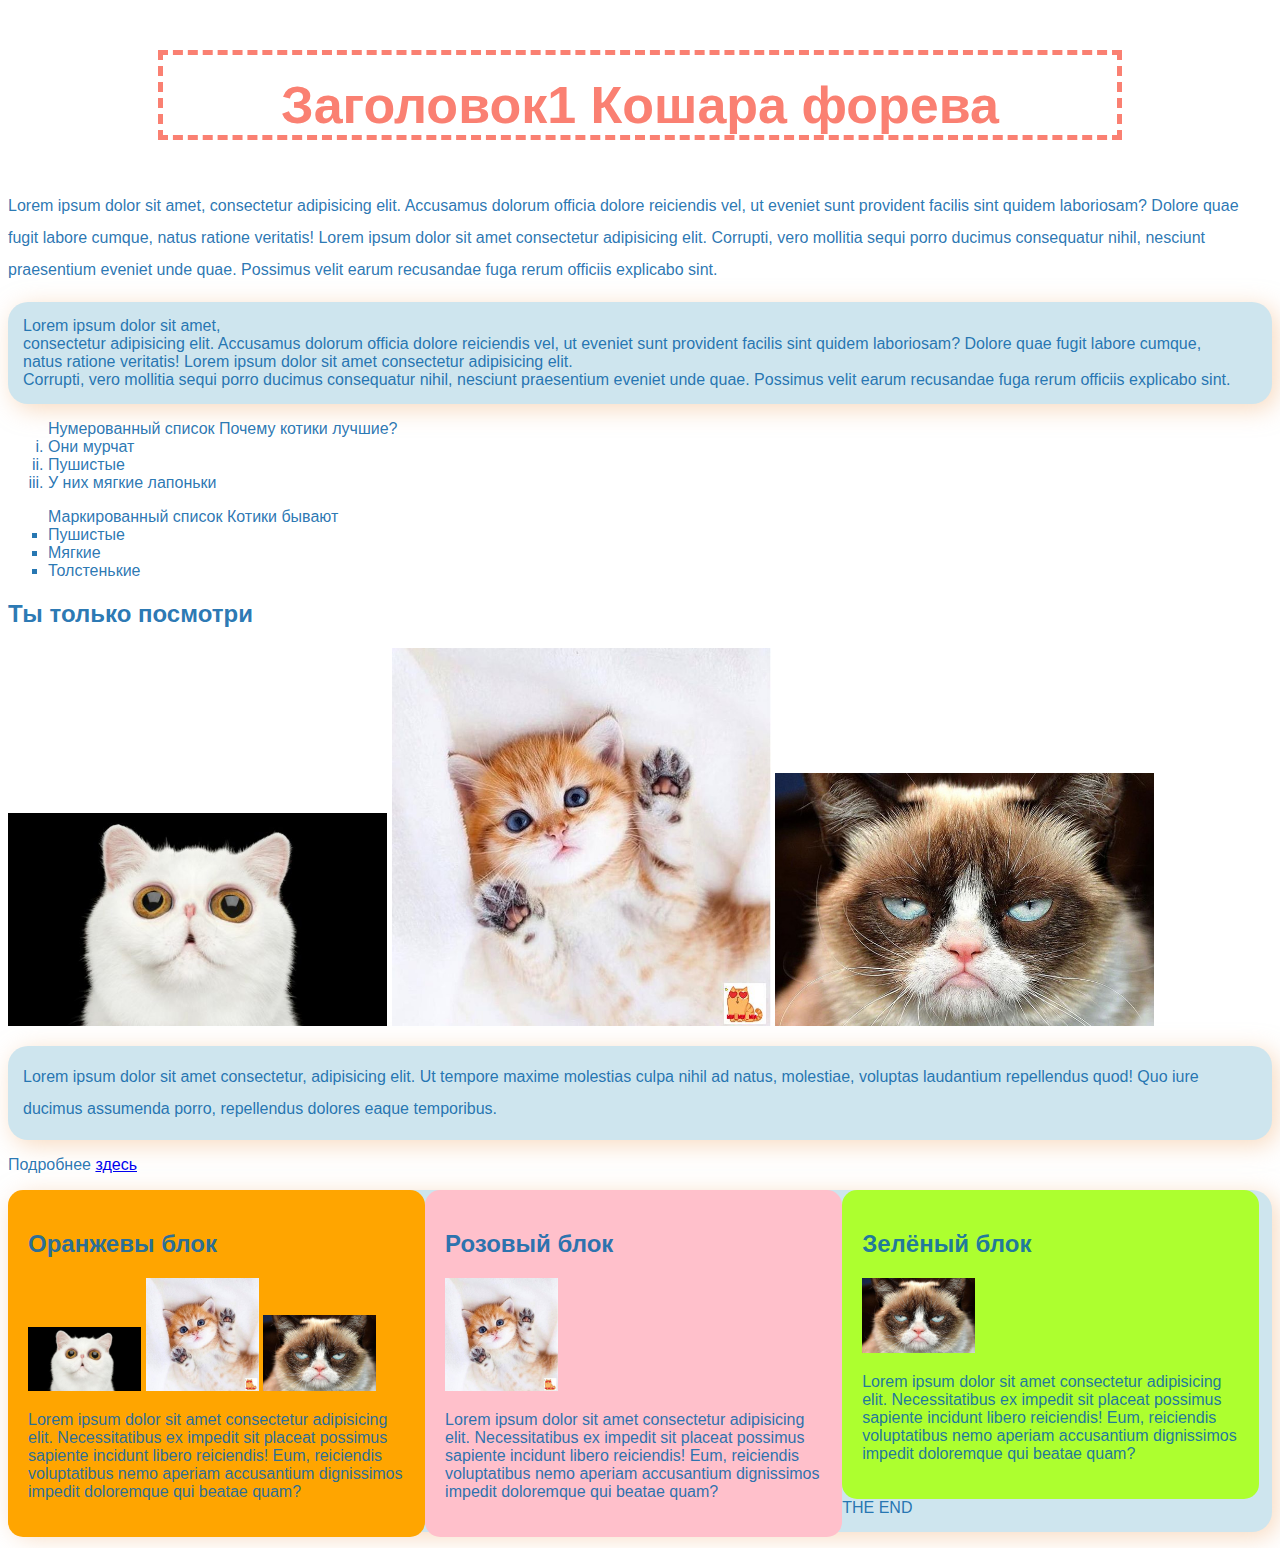
<file: index.html>
<!DOCTYPE html>
<html lang="en">
<head>
    <meta charset="UTF-8">
    <meta http-equiv="X-UA-Compatible" content="IE=edge">
    <meta name="viewport" content="width=device-width, initial-scale=1.0">
    <title>Сайтик про котиков</title>
    <link rel="stylesheet" href="style.css">
</head>
<body>
  <h1>Заголовок1 Кошара форева</h1>
  <p class="double-line">Lorem ipsum dolor sit amet, consectetur adipisicing elit. Accusamus dolorum officia dolore reiciendis vel, ut eveniet sunt provident facilis sint quidem laboriosam? Dolore quae fugit labore cumque, natus ratione veritatis! Lorem ipsum dolor sit amet consectetur adipisicing elit. Corrupti, vero mollitia sequi porro ducimus consequatur nihil, nesciunt praesentium eveniet unde quae. Possimus velit earum recusandae fuga rerum officiis explicabo sint.</p>  
  <p class="blue">Lorem ipsum dolor sit amet, <br> consectetur adipisicing elit. Accusamus dolorum officia dolore reiciendis vel, ut eveniet sunt provident facilis sint quidem laboriosam? Dolore quae fugit labore cumque, <br> natus ratione veritatis! Lorem ipsum dolor sit amet consectetur adipisicing elit. <br> Corrupti, vero mollitia sequi porro ducimus consequatur nihil, nesciunt praesentium eveniet unde quae. Possimus velit earum recusandae fuga rerum officiis explicabo sint.</p>  
<ol> Нумерованный список Почему котики лучшие?
    <li>Они мурчат</li>
    <li>Пушистые</li>
    <li>У них мягкие лапоньки</li>
</ol>
<ul>Маркированный список Котики бывают
    <li>Пушистые</li>
    <li>Мягкие</li>
    <li>Толстенькие</li>
</ul>
<h2>Ты только посмотри</h2>
<img src="images/cat1.jpg" alt="Круглоглазый котик">
<img src="images/cat2.jpg" alt="Маленький котик">
<img src="images/cat3.jpeg" alt="Грустный котик">
<p class="blue double-line" >Lorem ipsum dolor sit amet consectetur, adipisicing elit. Ut tempore maxime molestias culpa nihil ad natus, molestiae, voluptas laudantium repellendus quod! Quo iure ducimus assumenda porro, repellendus dolores eaque temporibus.</p>
<p>Подробнее <a href="https://petstory.ru/knowledge/cats/" target="_blank">здесь</a></p>
<!-- блоки -->
<div class="orange block">
    <h2>Оранжевы блок</h2>
    <img src="images/cat1.jpg" alt="котик">
    <img src="images/cat2.jpg" alt="Маленький котик">
    <img src="images/cat3.jpeg" alt="Грустный котик">
    <p>Lorem ipsum dolor sit amet consectetur adipisicing elit. Necessitatibus ex impedit sit placeat possimus sapiente incidunt libero reiciendis! Eum, reiciendis voluptatibus nemo aperiam accusantium dignissimos impedit doloremque qui beatae quam?</p>
</div>
    <div class="pink block">
    <h2>Розовый блок</h2>
    <img src="images/cat2.jpg" alt="котик">
    <p>Lorem ipsum dolor sit amet consectetur adipisicing elit. Necessitatibus ex impedit sit placeat possimus sapiente incidunt libero reiciendis! Eum, reiciendis voluptatibus nemo aperiam accusantium dignissimos impedit doloremque qui beatae quam?</p>
</div>
<div class="green block">
    <h2>Зелёный блок</h2>
    <img src="images/cat3.jpeg" alt="котик">
    <p>Lorem ipsum dolor sit amet consectetur adipisicing elit. Necessitatibus ex impedit sit placeat possimus sapiente incidunt libero reiciendis! Eum, reiciendis voluptatibus nemo aperiam accusantium dignissimos impedit doloremque qui beatae quam?</p>
</div>
<p class="blue ">THE END</p>
</body>
</html>
</file>
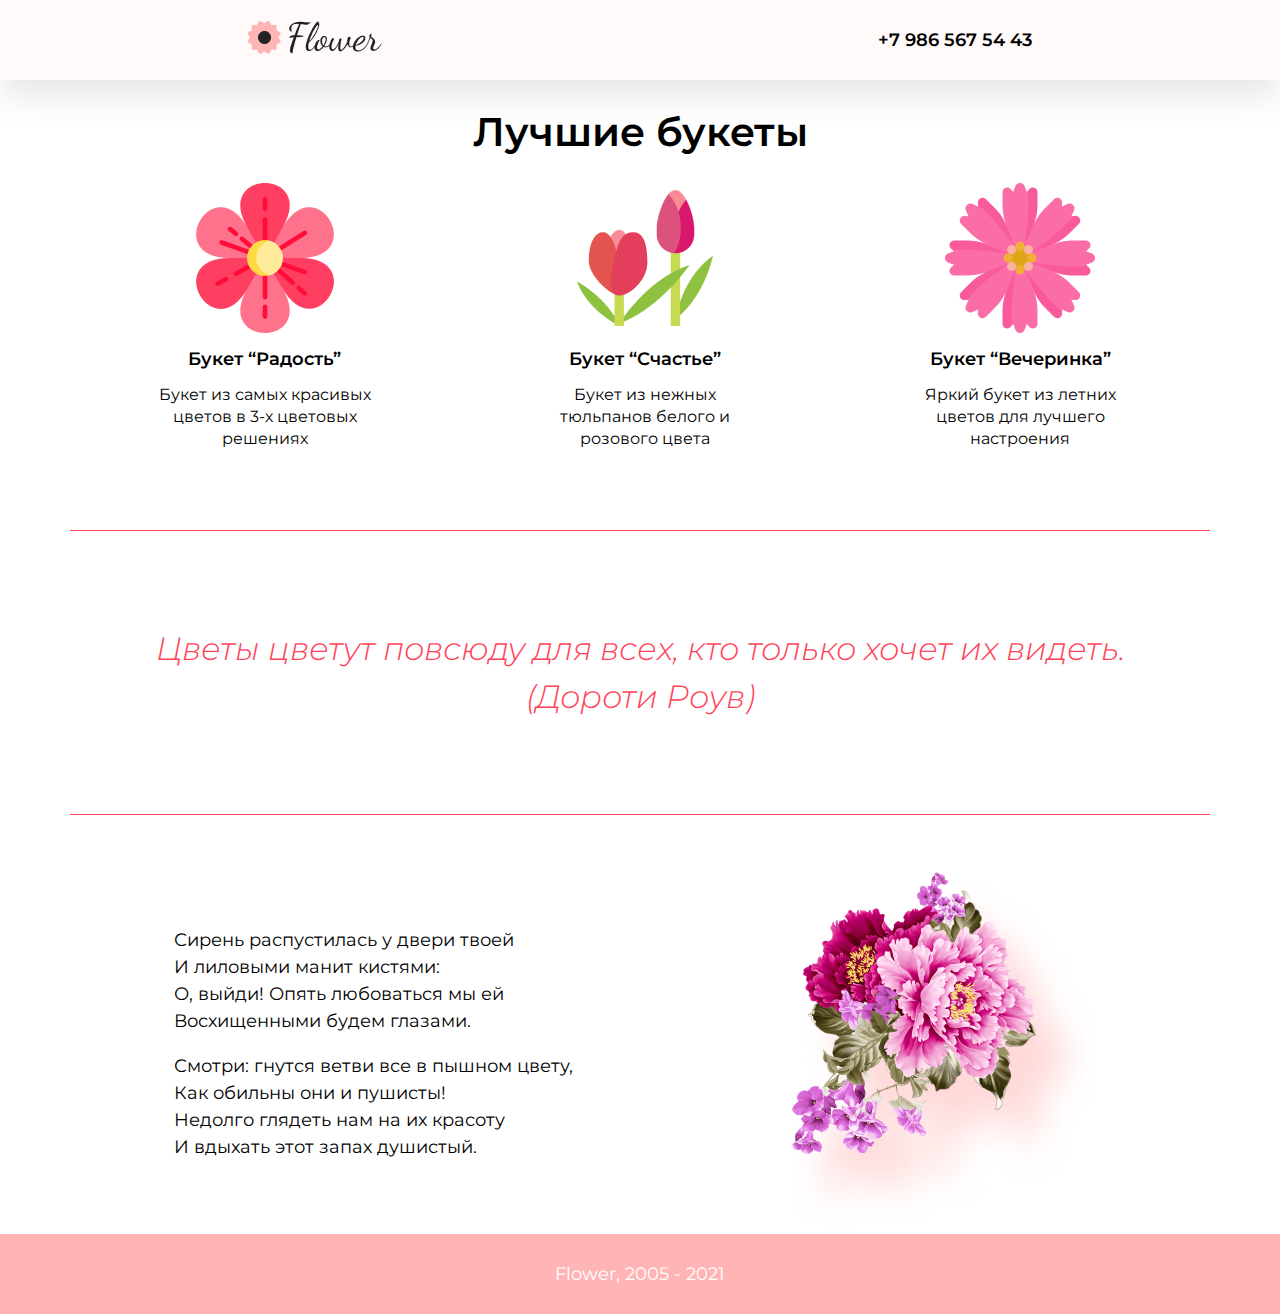
<file: lesson_2/home_work/index.html>
<!DOCTYPE html>
<html lang="en">
<head>
    <meta charset="UTF-8">
    <meta http-equiv="X-UA-Compatible" content="IE=edge">
    <meta name="viewport" content="width=device-width, initial-scale=1.0">
    <title>Flowers</title>
    <link rel="stylesheet" href="style.css" />
    <link rel="preconnect" href="https://fonts.googleapis.com">
    <link rel="preconnect" href="https://fonts.gstatic.com" crossorigin>
    <link href="https://fonts.googleapis.com/css2?family=Montserrat:ital,wght@0,100;0,400;0,600;1,300&display=swap"
        rel="stylesheet">
</head>
<body>
        <header>
            <div class="head-info">
                <img src="image/logo_flower.png" alt="flower">
            </div>
            <div class="contacts">+7 986 567 54 43
            </div>
        </header>
    <div class="container">
       <div class="content">
        <h1>Лучшие букеты</h1>

        <section>
            <div class="section-item1">
                <img src="image/flower_joy.png" alt="flower_1">
                <h2>Букет “Радость”</h2>
                <h3>Букет из самых красивых цветов в 3-х цветовых решениях</h3>
            </div>

            <div class="section-item2">
                <img src="image/flower_happiness.png" alt="flower_2">
                <h2>Букет “Счастье”</h2>
                <h3>Букет из нежных тюльпанов белого и розового цвета</h3>
            </div>
           
            <div class="section-item3">
                <img src="image/flower_party.png" alt="flower_3">
                <h2>Букет “Вечеринка”</h2>
                <h3>Яркий букет из летних цветов для лучшего настроения</h3>              
            </div>
        </section>
    
    <div class="central-text">
        <div class="pink">
            Цветы цветут повсюду для всех, кто только хочет их видеть.
            <div class="quote-author">(Дороти Роув)</div>
        </div>

    </div>
    <div class="section-item4">
        <div class="bottom-text">
        Сирень распустилась у двери твоей<br>
        И лиловыми манит кистями:<br>
        О, выйди! Опять любоваться мы ей<br>
        Восхищенными будем глазами.<br>
        <p>
        Смотри: гнутся ветви все в пышном цвету,<br>
        Как обильны они и пушисты!<br>
        Недолго глядеть нам на их красоту<br>
        И вдыхать этот запах душистый.
        </div>
        <img src="image/bouquet.png" alt="bouquet">
    </div>
    </div>
    </div>
        <footer>Flower, 2005 - 2021</footer>

</body>
</html>
</file>
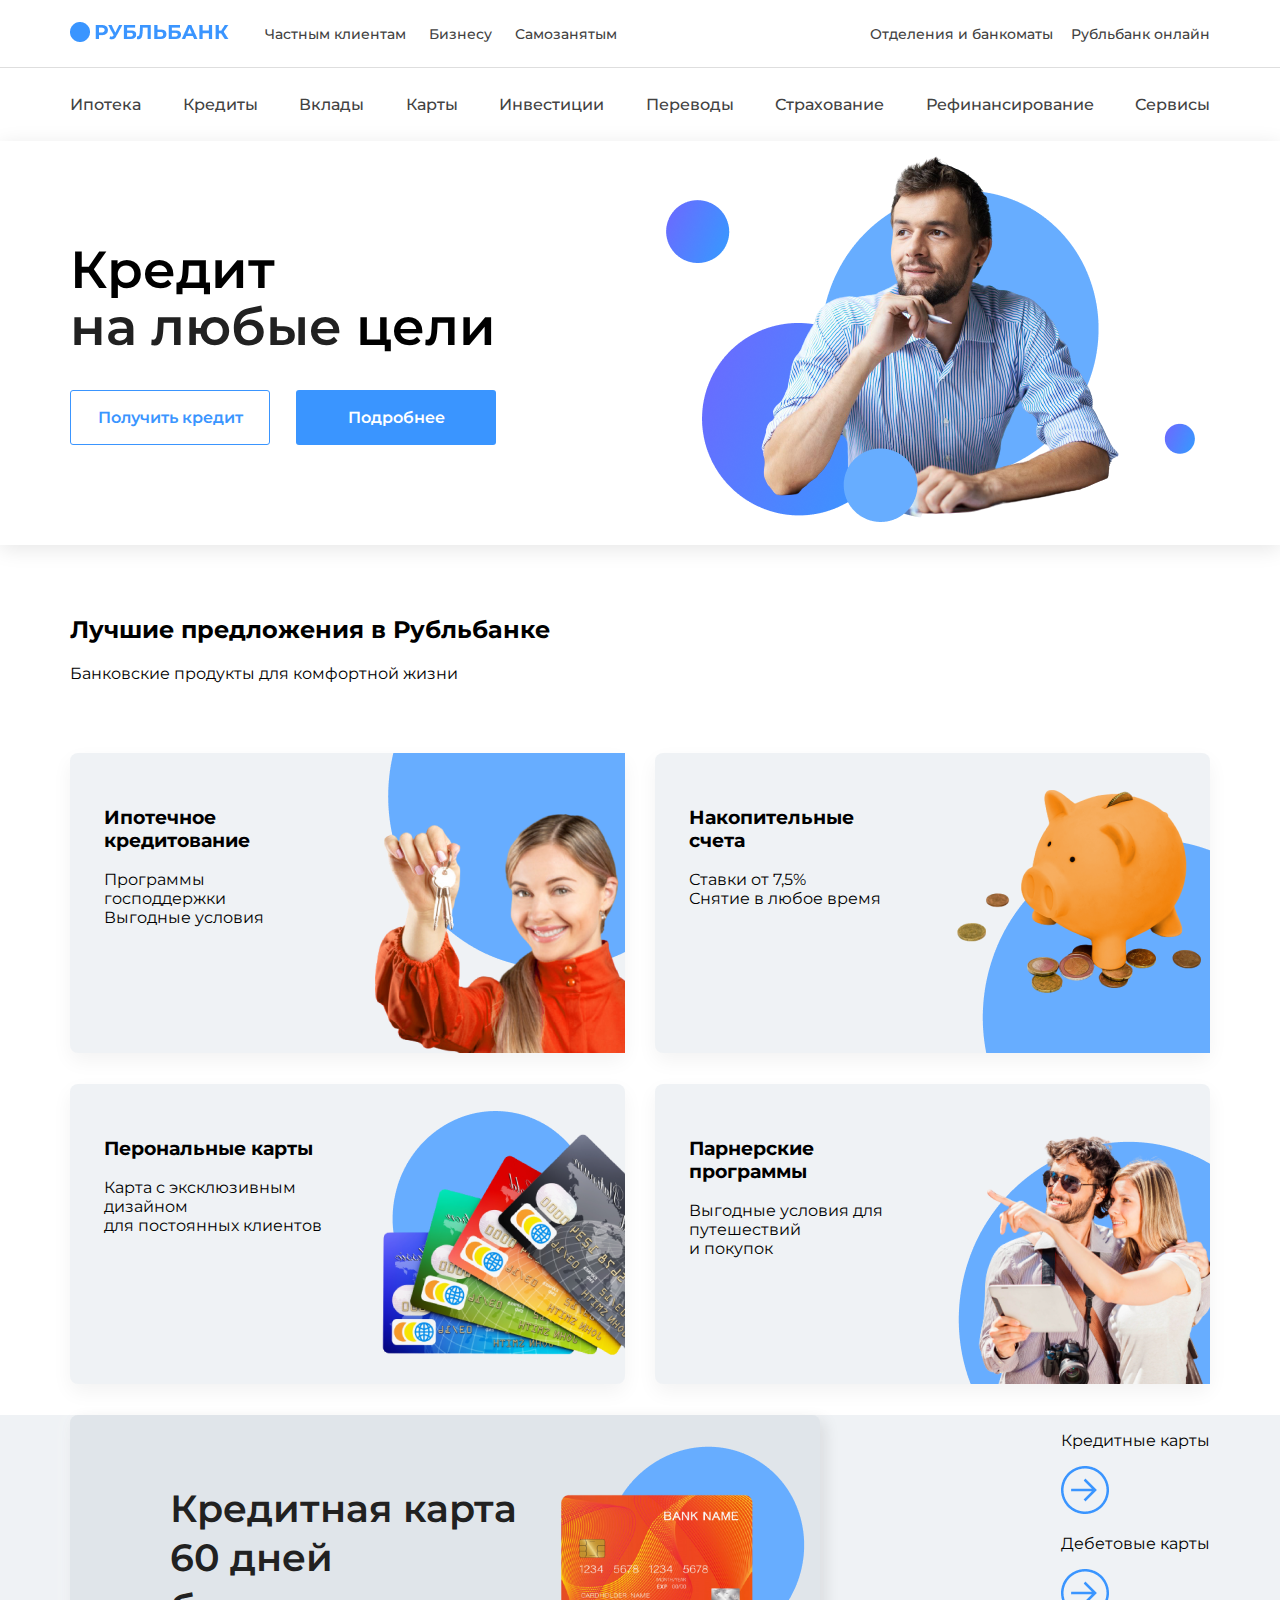
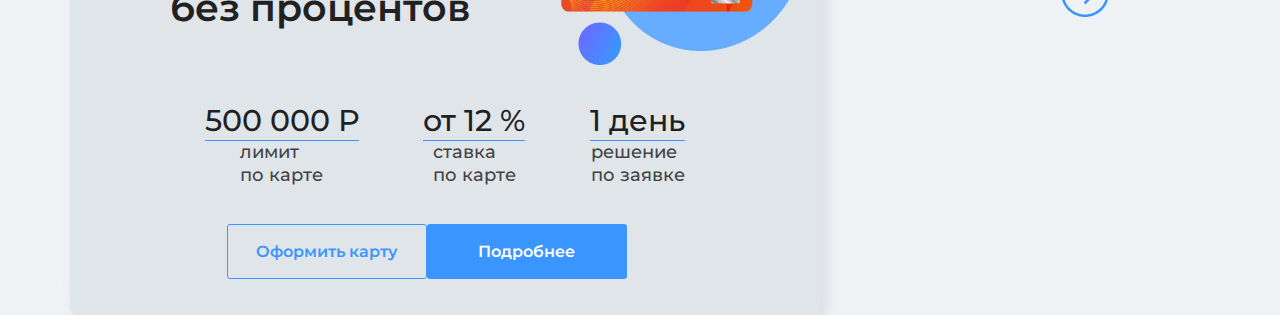
<file: lesson_3/Рубльбанк/index.html>
<!DOCTYPE html>
<html lang="en">
<head>
	<meta charset="UTF-8">
	<meta name="viewport" content="width=device-width, initial-scale=1.0">
	<link rel="stylesheet" href="style.css">
	<link rel="preconnect" href="https://fonts.googleapis.com">
<link rel="preconnect" href="https://fonts.gstatic.com" crossorigin>
<link href="https://fonts.googleapis.com/css2?family=Montserrat:wght@100;300;400;500;600;700&display=swap" rel="stylesheet">
	<title>Рубльбанк</title>
</head>
<body>
	<!-- хэдер -->
	<header>
		<div class="header-top">
			<div class="container">
				<div class="header-top-info">
					<div class="logo">
						<img src="pics/logo-rublebank.png" alt="">
					</div>
					<nav class="top-menu">
						<ul class="top-menu-left">
							<li><a href="">Частным клиентам</a></li>
							<li><a href="">Бизнесу</a></li>
							<li><a href="">Самозанятым</a></li>
						</ul>
						<ul class="top-menu-right">
							<li><a href="">Отделения и банкоматы</a></li>
							<li><a href="">Рубльбанк онлайн</a></li>
						</ul>
					</nav>
				</div>
			</div>
		</div>
		<div class="header-bottom">
			<div class="container">
				<nav class="main-menu">
					<ul class="main-menu-list">
						<li><a href="">Ипотека</a></li>
						<li><a href="">Кредиты</a></li>
						<li><a href="">Вклады</a></li>
						<li><a href="">Карты</a></li>
						<li><a href="">Инвестиции</a></li>
						<li><a href="">Переводы</a></li>
						<li><a href="">Страхование</a></li>
						<li><a href="">Рефинансирование</a></li>
						<li><a href="">Сервисы</a></li>
					</ul>
				</nav>
			</div>
		</div>
	</header>
	<!-- баннер -->
	<div class="main-banner">
		<div class="container">
			<div class="banner-info">
				<div class="banner-info-offer">
					<h1>Кредит <br> <span class="blue-text">на любые</span>  цели</h1>
					<div class="banner-info-buttons">
					<a href="" class="btn btn-primary">Получить кредит</a>
					<a href="" class="btn btn-secondary">Подробнее</a>
					</div>
				</div>
				<div class="banner-info-pic">
					<img src="pics/banner-pic.png" alt="">
				</div>
			</div>
		</div>
	</div>
	<div class="container">
		<h2>Лучшие предложения в Рубльбанке</h2>
		<p class="lead1">Банковские продукты для комфортной жизни</p>
		<section class="products">
			<div class="products-item">
				<div class="products-item-text">
					<h3>Ипотечное кредитование</h3>
					<p>Программы господдержки <br>Выгодные условия</p>
				</div>
				<img src="pics/ipoteka.png" alt="">
			</div>
			<div class="products-item">
				<div class="products-item-text">
					<h3>Накопительные счета</h3>
					<p>Ставки от 7,5% <br> Снятие в любое время </p>
				</div>
				<img src="pics/cash.png" alt="">
			</div>
			<div class="products-item">
				<div class="products-item-text">
					<h3>Перональные карты</h3>
					<p>Карта с эксклюзивным дизайном <br> для постоянных клиентов </p>
				</div>
				<img src="pics/personal-card.png" alt="">
			</div>
			<div class="products-item">
				<div class="products-item-text">
					<h3>Парнерские программы</h3>
					<p>Выгодные условия для путешествий <br>и покупок</p>
				</div>
				<img src="pics/partner.png" alt="">
			</div>
		</section>
	</div>
	<!-- кредиты -->
	<section class="credits">
	<div class="container">
	<div class="credits-info">
		<!-- кредиты 60 -->
		<div class="credit-60">
			<!-- карта 60 заголовок+картинка -->
			<div class="credit-60-h">
				<p>Кредитная карта <br> 60 дней <br> без процентов</p>
				<img src="pics/card-60.png" alt="">
			</div>
		<!-- кредиты 60 пункты -->
		<div class="credit-60-points">
			<div class="credit-60-points-item">
				<div class="points-item-top">500 000 Р</div>
				<div class="points-item-bottom">лимит <br> по карте </div>
			</div>
			<div class="credit-60-points-item">
				<div class="points-item-top">от 12 %</div>
				<div class="points-item-bottom">ставка <br> по карте</div>
			</div>
			<div class="credit-60-points-item">
				<div class="points-item-top">1 день</div>
				<div class="points-item-bottom">решение <br> по заявке</div>
			</div>
		</div>
<!-- кредиты 60 кнопки -->
		<div class="credit-60-buttons">
			<a href="" class="btn btn-primary">Оформить карту</a>
			<a href="" class="btn btn-secondary">Подробнее</a>
		</div>
		</div>
	<!-- блок с ссылками -->
		<div class="cards-right">
				<div class="cards-right-item">
					<p>Кредитные карты</p>
					<a href=""><img src="pics/blue-arrow.png" alt=""></a>
				</div>
				<div class="cards-right-item">
					<p>Дебетовые карты</p>
					<a href=""><img src="pics/blue-arrow.png" alt=""></a>
				</div>
		</div>
	</div>
	</div>
	</section>

</body>
</html>
</file>
<file: style.css>
body {
    font-family: Arial, Helvetica, sans-serif;
    color: rgba(15, 104, 170, 0.9);
}
h1 {
    color: salmon;
    font-size: 52px;
    text-align: center;
    border: 5px dashed salmon;
    padding-top: 20px;
    margin: 50px 150px;
}
.blue {
    background-color: rgb(206, 229, 238);
    padding: 15px;
    border-radius: 20px;
    box-shadow: 5px 5px 25px rgba(241, 181, 128, 0.5);
}
.double-line {
    line-height: 2;
}
ul{
    list-style-type: square;
}
ol{
    list-style-type: lower-roman;
}
img {
    width: 30%;
}
/* стили блоков */
.orange {
    background-color: orange;
}

.pink {
    background-color: pink;
}
.green {
    background-color: greenyellow;
}
.block {
    width: 33%;
    border-radius: 15px;
    padding: 20px;
    float: left;
    box-sizing: border-box;
}
</file>
<file: lesson_2/home_work/style.css>
body {
  margin: 0;
  padding: 0;
  font-family: "Montserrat", sans-serif;
}

.container {
  display: flex;
  flex-direction: column;
  width: 1140px;
  margin: 0 auto;
}

.content {
  display: flex;
  flex: auto;
  flex-direction: column;
}

header {
  background-color: #fff9f9;
  display: flex;
  justify-content: space-around;
  height: 80px;
  align-items: center;
  box-shadow: 0px 15px 35px rgba(0, 0, 0, 0.1);
  font-weight: 600;
  font-size: 18px;
}

.contacts {
  font-weight: 600;
  font-size: 18px;
  line-height: 22px;
}

h1 {
  font-weight: 600;
  font-size: 40px;
  text-align: center;
  line-height: 49px;
}

section {
  display: flex;
  justify-content: space-around;
  align-items: center;
  border-bottom: 0;
}

.section-item1,
.section-item2,
.section-item3 {
  display: flex;
  align-items: center;
  flex-direction: column;
  margin: 0 7% 7%;
}

h2 {
  font-weight: 600;
  font-size: 18px;
  line-height: 22px;
  text-align: center;
}
h3 {
  font-weight: normal;
  font-size: 16px;
  line-height: 22px;
  text-align: center;
  margin: 0;
  padding: 0;
}

.central-text {
  display: flex;
  justify-content: center;
  font-style: italic;
  font-weight: 300;
  font-size: 32px;
  line-height: 48px;
  align-items: center;
  text-align: center;
  height: 283px;
  margin: 0;
  border-top: 1px solid #ff445a;
  border-bottom: 1px solid #ff445a;
  color: #ff445a;
}

.section-item4 {
  display: flex;
  justify-content: space-around;
  align-items: center;
  margin: 5% 0 0;
}

.bottom-text {
  font-weight: normal;
  font-size: 18px;
  line-height: 27px;
}

footer {
  display: flex;
  justify-content: center;
  background-color: #ffb5b5;
  color: #ffffff;
  height: 80px;
  font-weight: 400;
  font-size: 18px;
  line-height: 150%;
  text-align: center;
  align-items: center;
}
</file>
<file: lesson_3/Рубльбанк/style.css>
/*общие стили*/
body {
  margin: 0;
  font-family: "Montserrat", sans-serif;
}
ul {
  margin: 0;
  padding: 0;
  list-style-type: none;
}
.container {
  width: 1140px;
  margin: 0 auto;
}

h1 {
  font-weight: 600;
  font-size: 52px;
  line-height: 110%;
  margin-top: 0;
}
.blue-text {
  color: #212121;
}
.btn {
  display: flex;
  justify-content: center;
  align-items: center;
  width: 200px;
  height: 55px;
  border-radius: 3px;
  font-weight: 600;
  font-size: 16px;
  text-decoration: none;
  box-sizing: border-box;
}
.btn-primary {
  border: 1px solid #3a95ff;
  color: #3a95ff;
}
.btn-secondary {
  background-color: #3a95ff;
  color: #fff;
}

/*стили хэдера*/
.header-top {
  border-bottom: 1px solid #dedede;
}
.header-top-info {
  display: flex;
  justify-content: space-between;
  height: 67px;
  align-items: center;
}
.top-menu {
  display: flex;
  width: 945px;
  justify-content: space-between;
}
.top-menu-left,
.top-menu-right {
  display: flex;
  justify-content: space-between;
}
.top-menu-left a,
.top-menu-right a {
  text-decoration: none;
  font-weight: 500;
  font-size: 14px;
  color: #424242;
}
.top-menu-left {
  width: 352px;
}
.top-menu-right {
  width: 340px;
}
.main-menu-list {
  display: flex;
  justify-content: space-between;
  height: 73px;
  align-items: center;
}
.main-menu-list a {
  text-decoration: none;
  font-size: 16px;
  color: #424242;
  font-weight: 500;
}
/*стили баннера*/
.main-banner {
  box-shadow: 0px 4px 20px rgba(0, 0, 0, 0.1);

  margin-bottom: 70px;
}

.banner-info {
  display: flex;
  justify-content: space-between;
  align-items: center;
}
.banner-info-buttons {
  display: flex;
  justify-content: space-between;
}

/* стили раздела предложения банка */
.products {
  display: flex;
  flex-wrap: wrap;
  justify-content: space-between;
  height: 662px;
  margin-top: 70px;
}

.products-item {
  display: flex;
  justify-content: space-between;
  width: 555px;
  height: 300px;
  background-color: #eff2f5;
  border-radius: 8px;
  box-shadow: 0px 8px 20px rgba(0, 0, 0, 0.05);
}

.products-item-text {
  margin: 34px 34px 12px;
}

/* стили раздела кредиты 60 */
.credits {
  background-color: #eff2f5;
}
.credits-info {
  display: flex;
  justify-content: space-between;
}
.credit-60 {
  display: flex;
  flex-wrap: wrap;
  justify-content: center;
  width: 750px;
  height: 500px;
  background: #e0e5ea;
  box-shadow: -5px -5px 25px rgba(255, 255, 255, 0.25),
    5px 5px 15px rgba(0, 0, 0, 0.1);
  border-radius: 8px;
}
.credit-60-h {
  display: flex;
  justify-content: space-between;
  align-items: center;
  font-weight: 600;
  font-size: 38px;
  line-height: 130%;
  color: #212121;
  margin-left: 99px;
  width: 650px;
}
.credit-60-points {
  display: flex;
  justify-content: space-around;
  width: 545px;
}
.credit-60-points-item {
  display: flex;
  align-items: center;
  flex-direction: column;
}
.credit-60-buttons {
  display: flex;
  justify-content: s;
  width: 437px;
}
.points-item-top {
  font-weight: 500;
  font-size: 30px;
  line-height: 130%;
  color: #212121;
  border-bottom: 1px solid #3a95ff;
}
.points-item-bottom {
  font-weight: 500;
  font-size: 18px;
  line-height: 130%;
  color: #424242;
}
</file>
